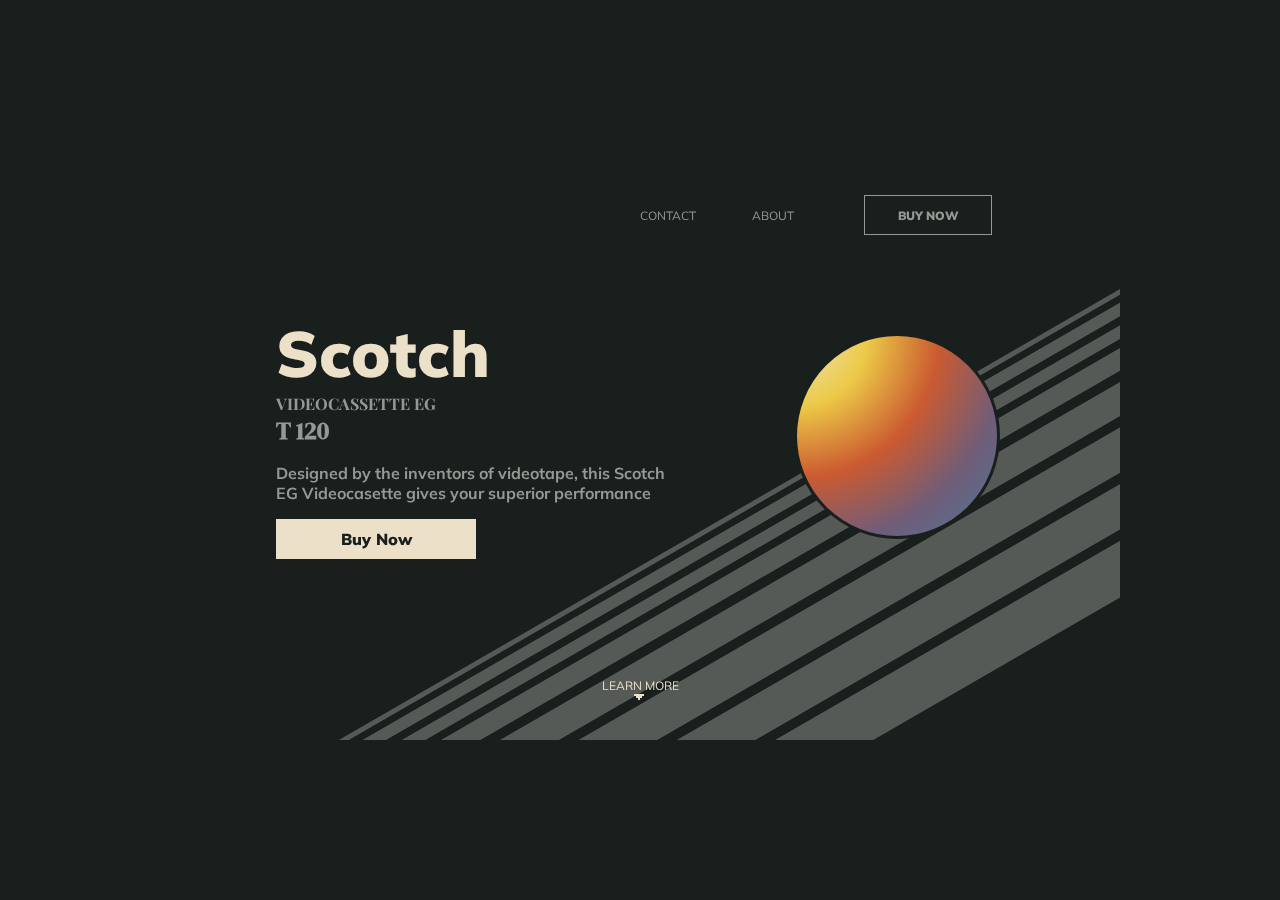
<file: index.html>
<!DOCTYPE html>
<html lang="en" >
<head>
  <meta charset="UTF-8">
  <title>Bugchin site</title>
  <link rel="stylesheet" href="./style.css">

</head>
<body>
<!-- partial:index.partial.html -->
<div class="scotch-container">
  <nav>
    <a href="#">CONTACT</a>
    <a href="#">ABOUT</a>
    <a href="https://www.amazon.com/-/es/Scotch-Cinta-blanco-T-120-est%C3%A1ndar/dp/B008C7Z54Y" class="buy">BUY NOW</a>
  </nav>
  <div class="main-container">
    <div class="text-sphere-container">
      <div class="text-container">
        <h1>Scotch</h1>
        <h2>VIDEOCASSETTE EG</h2>
        <h3>T 120</h3>
        <p>Designed by the inventors of videotape, this Scotch EG Videocasette gives your superior performance</p>
        <a href="https://www.amazon.com/-/es/Scotch-Cinta-blanco-T-120-est%C3%A1ndar/dp/B008C7Z54Y" class="buy-cta">Buy Now</a>
      </div>
      <a href="https://www.amazon.com/-/es/Scotch-Cinta-blanco-T-120-est%C3%A1ndar/dp/B008C7Z54Y">
        <div class="sphere"></div>
      </a>
    </div>
    <div class="learn-arrow">
      <div class="learn">LEARN MORE</div>
      <div class="arrow">🢓</div>
    </div>
  </div>
</div>
<!-- partial -->
  <script  src="./script.js"></script>

</body>
</html>
</file>
<file: style.css>
@import url("https://fonts.googleapis.com/css2?family=DM+Serif+Display:ital@0;1&family=Mulish:ital,wght@0,200..1000;1,200..1000&family=Playfair+Display:ital,wght@0,400..900;1,400..900&family=Work+Sans:ital,wght@0,100..900;1,100..900&display=swap");

:root {
  --dark-color: #191f1d;
  --mid-dark: #555a57;
  --light-color: #ece0c8;
  --mid-light: #949993;
  --shadow: #0005;
  --linear-rainbow: linear-gradient(
    to right,#ede6bf,#ecc947,#cb5a31,#6f5d79,#4e779a
  );
  --circle-rainbow: radial-gradient(
    circle at left top,#ede6bf,#ecc947,#cb5a31,#6f5d79,#4e779a
  );
  --noise-texture: url(https://i.gyazo.com/a26366e538851a5c569ff648e99b7fd4.png);
  --gif-texture: url(https://64.media.tumblr.com/da60c13b478dda09ab90c27e880983b8/tumblr_nd4pwdPKdc1tun3l0o1_1280.gifv);
}

html,
body {
  margin: 0;
  height: 100vh;
}

body {
  display: grid;
  place-items: center;
  background: var(--dark-color);
  background-image: var(--noise-texture);
  background-blend-mode: overlay;
}

h1 {
  margin: 0;
  font-family: "Mulish", sans-serif;
  font-weight: 1000;
  font-size: 64px;
  color: var(--light-color);
}

h2 {
  margin: 0;
  font-family: "Playfair Display", serif;
  font-size: 16px;
  color: var(--mid-light);
}

h3 {
  margin: 0;
  font-family: "DM Serif Display", serif;
  font-size: 24px;
  color: var(--mid-light);
}

p {
  font-family: "Mulish", sans-serif;
  font-weight: 700;
  width: 390px;
  color: var(--mid-light);
}

nav {
  display: flex;
  align-items: center;
  justify-content: end;
  box-sizing: border-box;
  margin: 30px 128px;
  gap: 48px;
  font-size: 16px;
}

a {
  box-sizing: border-box;
  margin: 0;
  padding: 0;
  font-size: 12px;
  font-family: "Mulish", sans-serif;
  color: var(--mid-light);
  font-weight: 400;
  text-decoration: none;
  transition: all 0.2s ease-in-out;
}

a:not(.buy, .buy-cta, .learn) {
  width: 64px;
}

a:hover:not(.buy, .buy-cta, .learn) {
  transition: all 0.2s ease-in-out;
  font-weight: 900;
  text-shadow: 0 0 8px var(--light-color);
}

.scotch-container {
  margin: 0;
  padding: 0;
  display: grid;
  height: 580px;
  width: 960px;
  background-image: linear-gradient(
    150deg,
    var(--dark-color) 60.2%,
    var(--mid-dark) 60.28%,
    var(--mid-dark) 60.7%,
    var(--dark-color) 60.78%,
    var(--dark-color) 61.4%,
    var(--mid-dark) 61.48%,
    var(--mid-dark) 62.6%,
    var(--dark-color) 62.68%,
    var(--dark-color) 63.4%,
    var(--mid-dark) 63.48%,
    var(--mid-dark) 64.6%,
    var(--dark-color) 64.68%,
    var(--dark-color) 65.4%,
    var(--mid-dark) 65.48%,
    var(--mid-dark) 67.4%,
    var(--dark-color) 67.48%,
    var(--dark-color) 68.4%,
    var(--mid-dark) 68.48%,
    var(--mid-dark) 71.4%,
    var(--dark-color) 71.48%,
    var(--dark-color) 72.4%,
    var(--mid-dark) 72.48%,
    var(--mid-dark) 76.4%,
    var(--dark-color) 76.48%,
    var(--dark-color) 77.4%,
    var(--mid-dark) 77.48%,
    var(--mid-dark) 81.4%,
    var(--dark-color) 81.48%,
    var(--dark-color) 82.4%,
    var(--mid-dark) 82.48%,
    var(--mid-dark) 87.4%,
    var(--dark-color) 87.48%
  );
  box-sizing: border-box;
/*   scale:2; */
  animation: spawn 2s ease-in-out forwards; 
}

.scotch-container:before {
  content: "";
  display: flex;
  position: absolute;
  background-image: var(--noise-texture);
  height: 580px;
  width: 960px;
  mix-blend-mode: overlay;
  pointer-events: none;
  z-index: 3;
}

.scotch-container:hover:after {
  content: "";
  display: flex;
  position: absolute;
  background-image: var(--gif-texture);
  height: 580px;
  width: 960px;
  background-repeat: no-repeat;
  background-size: cover;
  mix-blend-mode: screen;
  pointer-events: none;
  opacity: 64%;
  z-index: 3;
}

.main-container {
  padding: 0;
  margin: auto;
  display: grid;
  height: 460px;
  gap: 64px;
  place-items: center;
  box-sizing: border-box;
}

.text-container {
  display: flex;
  flex-direction: column;
}

.text-sphere-container {
  display: flex;
  width: 125%;
  gap: 128px;
  align-items: center;
}

.sphere {
  display: grid;
  height: 200px;
  width: 200px;
  background-image: var(--circle-rainbow);
  border: 3px solid var(--dark-color);
  border-radius: 50%;
  transition: all 0.4s;
  box-shadow: 0px 0px var(--shadow);
}

.sphere:hover {
  scale: 1.1;
  box-shadow: 16px 16px var(--shadow);
  transition: all 0.2s;
}

.buy {
  display: grid;
  place-items: center;
  font-weight: 900;
  border: 1px solid var(--mid-light);
  height: 40px;
  width: 128px;
  transition: all 0.2s;
}

.buy:hover {
  scale: 1.1;
  background: var(--light-color);
  color: var(--dark-color);
  border: 1px solid var(--light-color);
}

.buy-cta {
  display: grid;
  place-items: center;
  color: var(--dark-color);
  font-weight: 900;
  background-image: linear-gradient(
    to right,
    var(--light-color),
    var(--light-color)
  );
  height: 40px;
  width: 200px;
  font-size: 16px;
  transition: all 0.4s;
}

.buy-cta:hover {
  scale: 1.1;
  color: var(--light-color);
  background-image: var(--linear-rainbow);
  transition: all 0.2s;
}

.learn-arrow {
  margin: -40px 0;
  text-align: center;
  transition: all 0.2s;
}

.learn:hover {
  scale: 1.2;
  font-weight: 900;
}

.learn {
  display: grid;
  color: var(--light-color);
  font-family: "Mulish", sans-serif;
  font-weight: 400;
  cursor: pointer;
  font-size: 12px;
  transition: all 0.2s;
}

.arrow {
  margin: -6px;
  padding: 0;
  font-size: 32px;
  color: var(--light-color);
}

@keyframes spawn{
  0%{
    box-shadow: 0 0 0 var(--shadow);
    opacity:0%;
  }
  100%{
    box-shadow: 0 0 32px var(--shadow);
    opacity:100%;
  }
}
</file>
